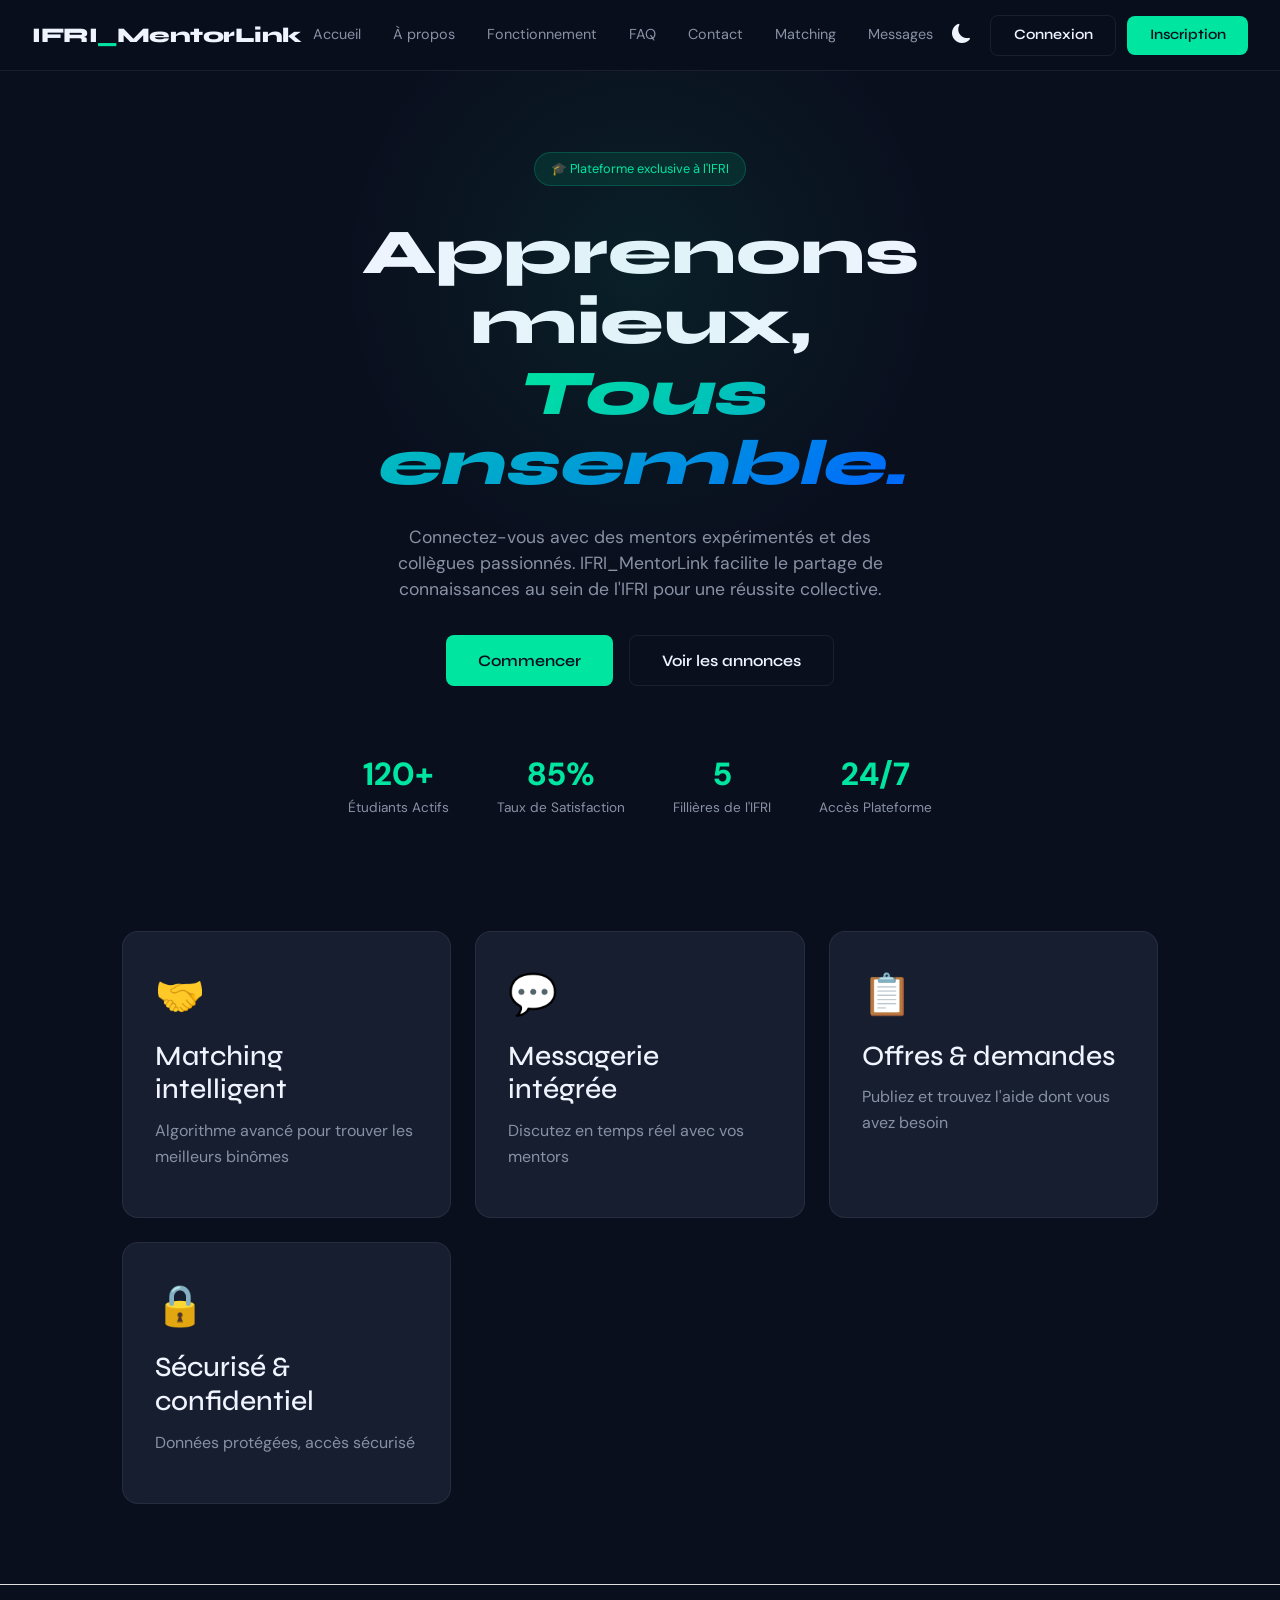
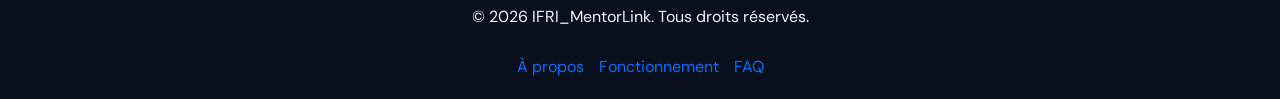
<file: Mentor_link/frontend/index.html>
<!DOCTYPE html>
<html lang="fr">
<head>
    <meta charset="UTF-8">
    <meta name="viewport" content="width=device-width, initial-scale=1.0, user-scalable=yes">
    <title>IFRI MentorLink | Plateforme de mentorat</title>
    <!-- Bootstrap 5 -->
    <link href="https://cdn.jsdelivr.net/npm/bootstrap@5.3.0-alpha1/dist/css/bootstrap.min.css" rel="stylesheet">
    <link rel="stylesheet" href="https://cdn.jsdelivr.net/npm/bootstrap-icons@1.11.3/font/bootstrap-icons.min.css">
    <!-- Google Fonts -->
    <link href="https://fonts.googleapis.com/css2?family=Syne:wght@400;600;700;800&family=DM+Sans:wght@300;400;500;600;700&display=swap" rel="stylesheet">
    <!-- Custom CSS -->
    <link rel="stylesheet" href="assets/style.css">
</head>
<body>

  <nav class="navbar-custom">
    <div class="nav-container">
        <div class="logo">IFRI<span>_</span>MentorLink</div>
        <div class="nav-links" id="navLinks">
            <a href="#" onclick="showPage('home')">Accueil</a>
            <a href="#" onclick="showPage('about')">À propos</a>
            <a href="#" onclick="showPage('howitworks')">Fonctionnement</a>
            <a href="#" onclick="showPage('faq')">FAQ</a>
            <a href="#" onclick="showPage('contact')">Contact</a>
            <a href="#" onclick="showPage('matching')">Matching</a>
            <a href="#" onclick="showPage('messenger')">Messages</a>
        </div>
        <div class="nav-actions">
            <button id="darkModeToggle" class="theme-toggle"><i class="bi bi-moon-fill"></i></button>
            <button class="btn btn-outline" onclick="showPage('login')">Connexion</button>
            <button class="btn btn-accent" onclick="showPage('register')">Inscription</button>
        </div>
        <div class="mobile-menu-btn" onclick="toggleMobileMenu()">
            <i class="bi bi-list"></i>
        </div>
    </div>
</nav>

<!-- ==================== TOUTES LES PAGES ==================== -->

<!-- PAGE ACCUEIL -->
<div id="page-home" class="page active">
    <div class="hero">
        <div class="hero-badge">🎓 Plateforme exclusive à l'IFRI</div>
        <h1>Apprenons mieux,<br><em>Tous ensemble.</em></h1>
        <p>Connectez-vous avec des mentors expérimentés et des collègues passionnés. IFRI_MentorLink facilite le partage de connaissances au sein de l'IFRI pour une réussite collective.</p>
        <div class="hero-actions">
            <button class="btn btn-accent btn-lg" onclick="showPage('register')">Commencer</button>
            <button class="btn btn-outline btn-lg" onclick="showPage('matching')">Voir les annonces</button>
        </div>
        <div class="stats">
            <div class="stat"><div class="stat-num">120+</div><div class="stat-label">Étudiants Actifs</div></div>
            <div class="stat"><div class="stat-num">85%</div><div class="stat-label">Taux de Satisfaction</div></div>
            <div class="stat"><div class="stat-num">5</div><div class="stat-label">Fillières de l'IFRI</div></div>
            <div class="stat"><div class="stat-num">24/7</div><div class="stat-label">Accès Plateforme</div></div>
        </div>
    </div>
    <div class="features">
        <div class="feature-card"><div class="feature-icon">🤝</div><h3>Matching intelligent</h3><p>Algorithme avancé pour trouver les meilleurs binômes</p></div>
        <div class="feature-card"><div class="feature-icon">💬</div><h3>Messagerie intégrée</h3><p>Discutez en temps réel avec vos mentors</p></div>
        <div class="feature-card"><div class="feature-icon">📋</div><h3>Offres & demandes</h3><p>Publiez et trouvez l'aide dont vous avez besoin</p></div>
        <div class="feature-card"><div class="feature-icon">🔒</div><h3>Sécurisé & confidentiel</h3><p>Données protégées, accès sécurisé</p></div>
    </div>
</div>

<!-- PAGE À PROPOS -->
<div id="page-about" class="page">
    <div class="container-custom">
        <div class="page-header"><h1>À propos de IFRI_MentorLink</h1><p>Une plateforme dédiée à l'excellence académique à l'IFRI</p></div>
        <div class="about-grid">
            <div class="about-card"><i class="bi bi-mortarboard"></i><h3>Notre Mission</h3><p>Faciliter le partage de connaissances entre étudiants pour une réussite collective</p></div>
            <div class="about-card"><i class="bi bi-eye"></i><h3>Notre Vision</h3><p>à IFRI, nous batissons l'excellence.</p></div>
            <div class="about-card"><i class="bi bi-heart"></i><h3>Nos Valeurs</h3><p>Entraide, Excellence, Innovation, Intégrité</p></div>
        </div>
    </div>
</div>

<!-- PAGE COMMENT ÇA MARCHE -->
<div id="page-howitworks" class="page">
    <div class="container-custom">
        <div class="page-header"><h1>Comment ça marche ?</h1><p>4 étapes simples pour réussir ensemble</p></div>
        <div class="steps-grid">
            <div class="step"><div class="step-num">1</div><h3>Créez votre profil</h3><p>Indiquez vos matières fortes, vos lacunes et disponibilités</p></div>
            <div class="step"><div class="step-num">2</div><h3>Recevez des matchs</h3><p>L'algorithme vous propose les meilleurs correspondants</p></div>
            <div class="step"><div class="step-num">3</div><h3>Connectez-vous</h3><p>Discutez via notre messagerie intégrée</p></div>
            <div class="step"><div class="step-num">4</div><h3>Progressez</h3><p>Atteignez vos objectifs académiques ensemble</p></div>
        </div>
    </div>
</div>

<!-- PAGE FAQ -->
<div id="page-faq" class="page">
    <div class="container-custom">
        <div class="page-header"><h1>Besoin de plus de détails ?</h1><p>Tout ce que vous devez savoir</p></div>
        <div class="faq-list">
            <div class="faq-item"><div class="faq-question">Comment être sûr que mon mentor est compétent ?</div><div class="faq-answer">Tous les mentors sont vérifiés via leur parcours académique à l'IFRI.</div></div>
            <div class="faq-item"><div class="faq-question">La plateforme est-elle gratuite ?</div><div class="faq-answer">Oui, IFRI_MentorLink est entièrement gratuit pour tous les étudiants IFRI.</div></div>
            <div class="faq-item"><div class="faq-question">Puis-je être à la fois mentor et mentoré ?</div><div class="faq-answer">Absolument ! Chacun a des forces et des axes d'amélioration.</div></div>
            <div class="faq-item"><div class="faq-question">Comment sont calculés les scores de compatibilité ?</div><div class="faq-answer">Basé sur vos matières, disponibilités et préférences.</div></div>
        </div>
    </div>
</div>

<!-- PAGE CONTACT -->
<div id="page-contact" class="page">
    <div class="container-custom">
        <div class="page-header"><h1>Contactez-nous</h1><p>Notre équipe vous répond dans les 24h</p></div>
        <div class="contact-wrapper">
            <div class="contact-info"><i class="bi bi-envelope"></i><h3>Email</h3><p>contact@ifri.uac.bj</p><i class="bi bi-telephone"></i><h3>Téléphone</h3><p>+229 01 55028070/53973060</p><i class="bi bi-geo-alt"></i><h3>Adresse</h3><p>01 BP 526 Cotonou-Bénin. Site web: https://www.ifri.uac.bj</p></div>
            <form class="contact-form" id="contactForm"><input type="text" placeholder="Votre nom" required><input type="email" placeholder="Votre email" required><textarea rows="4" placeholder="Votre message"></textarea><button type="submit" class="btn btn-accent">Envoyer <i class="bi bi-send"></i></button></form>
        </div>
    </div>
</div>

<!-- PAGE CONNEXION -->
<div id="page-login" class="page">
    <div class="auth-container"><div class="auth-card"><h2>Connexion</h2><p class="subtitle">Bon retour sur IFRI_MentorLink</p>
    <form id="loginForm">
        <div class="form-group">
            <label>Email ou téléphone</label>
            <input type="text" id="loginUsername" placeholder="exemple@gmail.com" required>
        </div>
        <div class="form-group">
            <label>Mot de passe</label>
            <input type="password" id="loginPassword" placeholder="*****" required>
        </div>
        <div class="forgot-link"><a href="#" onclick="showPage('forgot')">Mot de passe oublié ?</a></div>
        <button type="submit" class="btn btn-accent btn-full">Se connecter</button>
        <div class="auth-footer">Pas encore de compte ? <a href="#" onclick="showPage('register')">S'inscrire</a></div>
    </form>
</div></div>
</div>

<!-- PAGE INSCRIPTION -->
<div id="page-register" class="page">
    <div class="auth-container"><div class="auth-card"><h2>Créer un compte</h2><p class="subtitle">Rejoignez la communauté MentorLink</p>
        <form id="registerForm"><div class="form-row"><div class="form-group"><label>Nom</label><input type="text" id="regNom" required></div><div class="form-group"><label>Prénom</label><input type="text" id="regPrenom" required></div></div>
        <div class="form-group"><label>Email</label><input type="email" id="regEmail" placeholder="prenom.nom@.gmail.com" required></div>
        <div class="form-group"><label>Téléphone</label><input type="tel" id="regTel" placeholder="+229 XX XX XX XX" required></div>
        <div class="form-row"><div class="form-group"><label>Filière</label><select id="regFiliere"><option>GL</option><option>IA</option><option>SI</option><option>SeIOT</option><option>IM</option></select></div>
        <div class="form-group"><label>Niveau</label><select id="regNiveau"><option>L1</option><option>L2</option><option>L3</option><option>Master1</option><option>Master2</option></select></div></div>
        <div class="form-group"><label>Mot de passe</label><input type="password" id="regPassword" required></div>
        <div class="form-group"><label>Confirmer le mot de passe</label><input type="password" id="confirm-password" required></div>
        <button type="submit" class="btn btn-accent btn-full">Créer mon compte</button>
        <div class="auth-footer">Déjà inscrit ? <a href="#" onclick="showPage('login')">Se connecter</a></div></form>
    </div></div>
</div>

<!-- PAGE MOT DE PASSE OUBLIÉ -->
<div id="page-forgot" class="page">
    <div class="auth-container"><div class="auth-card"><h2>Mot de passe oublié</h2><p class="subtitle">Entrez votre email pour réinitialiser</p>
        <form id="forgotForm"><div class="form-group"><label>Email</label><input type="email" placeholder="votre@email.ifri.edu" required></div>
        <button type="submit" class="btn btn-accent btn-full">Envoyer le lien</button>
        <div class="auth-footer"><a href="#" onclick="showPage('login')">Retour à la connexion</a></div></form>
    </div></div>
</div>

<!-- PAGE RÉINITIALISATION -->
<div id="page-reset" class="page">
    <div class="auth-container"><div class="auth-card"><h2>Réinitialisation</h2><p class="subtitle">Nouveau mot de passe</p>
        <form id="resetForm"><div class="form-group"><label>Nouveau mot de passe</label><input type="password" placeholder="*****" required></div><div class="form-group"><label>Confirmer</label><input type="password" placeholder="*****" required></div>
        <button type="submit" class="btn btn-accent btn-full">Réinitialiser</button></form>
    </div></div>
</div>

<!-- PAGE TABLEAU DE BORD -->
<div id="page-dashboard" class="page">
    <div class="dashboard-layout">
        <aside class="sidebar" id="sidebar">
            <div class="sidebar-profile"><div class="avatar" id="sidebarAvatar">KA</div><div class="sidebar-profile-info"><h4 id="sidebarName">DAHA Mariano</h4><span id="sidebarInfo">L1 · IM</span></div></div>
            <ul class="sidebar-menu">
                <li><a href="#" onclick="showDashboardPage('dashboard')" class="active" data-dash="dashboard"><i class="bi bi-speedometer2"></i> Tableau de bord</a></li>
                <li><a href="#" onclick="showDashboardPage('profile')" data-dash="profile"><i class="bi bi-person"></i> Mon profil</a></li>
                <li><a href="#" onclick="showDashboardPage('editprofile')" data-dash="editprofile"><i class="bi bi-pencil-square"></i> Modifier profil</a></li>
                <li><a href="#" onclick="showDashboardPage('competences')" data-dash="competences"><i class="bi bi-star"></i> Mes compétences</a></li>
                <li><a href="#" onclick="showDashboardPage('disponibilites')" data-dash="disponibilites"><i class="bi bi-calendar-clock"></i> Disponibilités</a></li>
                <li><a href="#" onclick="showDashboardPage('photo')" data-dash="photo"><i class="bi bi-camera"></i> Photo de profil</a></li>
                <li><a href="#" onclick="showDashboardPage('settings')" data-dash="settings"><i class="bi bi-gear"></i> Paramètres</a></li>
                <li><hr><li><a href="#" onclick="showPage('home')"><i class="bi bi-box-arrow-right"></i> Déconnexion</a></li>
            </ul>
        </aside>
        <main class="dashboard-main" id="dashboardContent"></main>
    </div>
</div>

<!-- PAGE MATCHING -->
<div id="page-matching" class="page">
    <div class="dashboard-layout">
        <aside class="sidebar"><div class="sidebar-profile"><div class="avatar">KA</div><div><h4>DAHA Mariano</h4><span>L1 · IM</span></div></div>
        <ul class="sidebar-menu"><li><a href="#" onclick="showPage('dashboard')"><i class="bi bi-speedometer2"></i> Dashboard</a></li><li><a href="#" class="active"><i class="bi bi-people"></i> Matching</a></li><li><a href="#" onclick="showPage('messenger')"><i class="bi bi-chat"></i> Messages</a></li><li><a href="#" onclick="showPage('profile')"><i class="bi bi-person"></i> Profil</a></li></ul></aside>
        <main class="dashboard-main" id="matchingContent"></main>
    </div>
</div>

<!-- PAGE MESSAGERIE -->
<div id="page-messenger" class="page">
    <div class="messenger-container">
        <div class="conversations-list" id="conversationsList"></div>
        <div class="chat-window" id="chatWindow"></div>
    </div>
</div>

<!-- PAGE PROFIL (vue publique) -->
<div id="page-profile" class="page">
    <div class="container-custom" id="publicProfileContent"></div>
</div>

<!-- PAGE ERREUR 404 -->
<div id="page-404" class="page">
    <div class="error-container"><i class="bi bi-exclamation-triangle"></i><h1>404</h1><p>Page non trouvée</p><button class="btn btn-accent" onclick="showPage('home')">Retour à l'accueil</button></div>
</div>

<!-- PAGE ACCÈS REFUSÉ -->
<div id="page-403" class="page">
    <div class="error-container"><i class="bi bi-shield-lock"></i><h1>Accès refusé</h1><p>Vous n'avez pas les droits nécessaires</p><button class="btn btn-accent" onclick="showPage('home')">Retour</button></div>
</div>

<!-- PAGE ERREUR SERVEUR -->
<div id="page-500" class="page">
    <div class="error-container"><i class="bi bi-server"></i><h1>500</h1><p>Erreur serveur</p><button class="btn btn-accent" onclick="showPage('home')">Réessayer</button></div>
</div>
<footer class="footer">
    <div class="footer-container">
        <p>&copy; 2026 IFRI_MentorLink. Tous droits réservés.</p>
        <div class="footer-links">
            <a href="#" onclick="showPage('about')">À propos</a>
            <a href="#" onclick="showPage('howitworks')">Fonctionnement</a>
            <a href="#" onclick="showPage('faq')">FAQ</a>
        </div>
    </div>
</footer>
<script src="js/api.js"></script>
<script src="js/theme.js"></script>
<script src="js/navigation.js"></script>
<script src="js/auth.js"></script>
<script src="js/dashboard.js"></script>
<script src="js/matching.js"></script>
<script src="js/messenger.js"></script>
<script src="js/profile.js"></script>
</body>
</html>
</file>
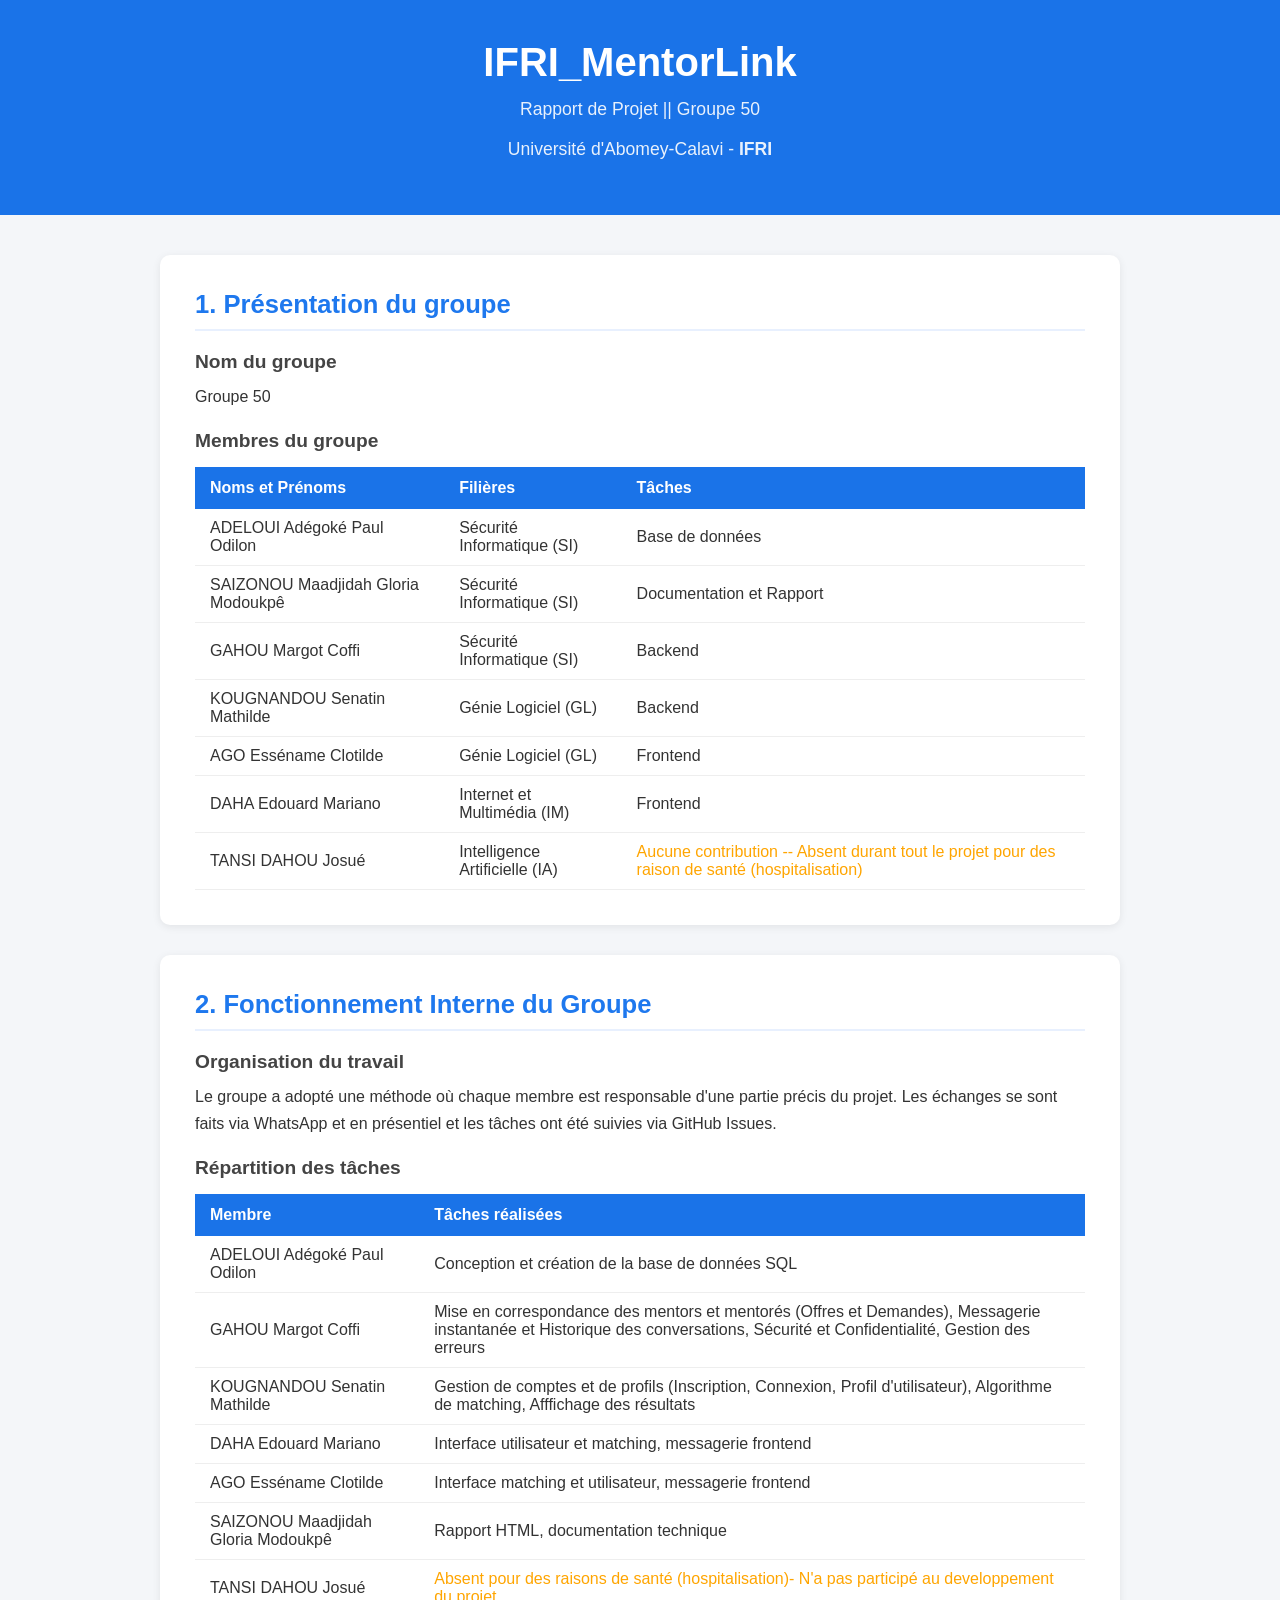
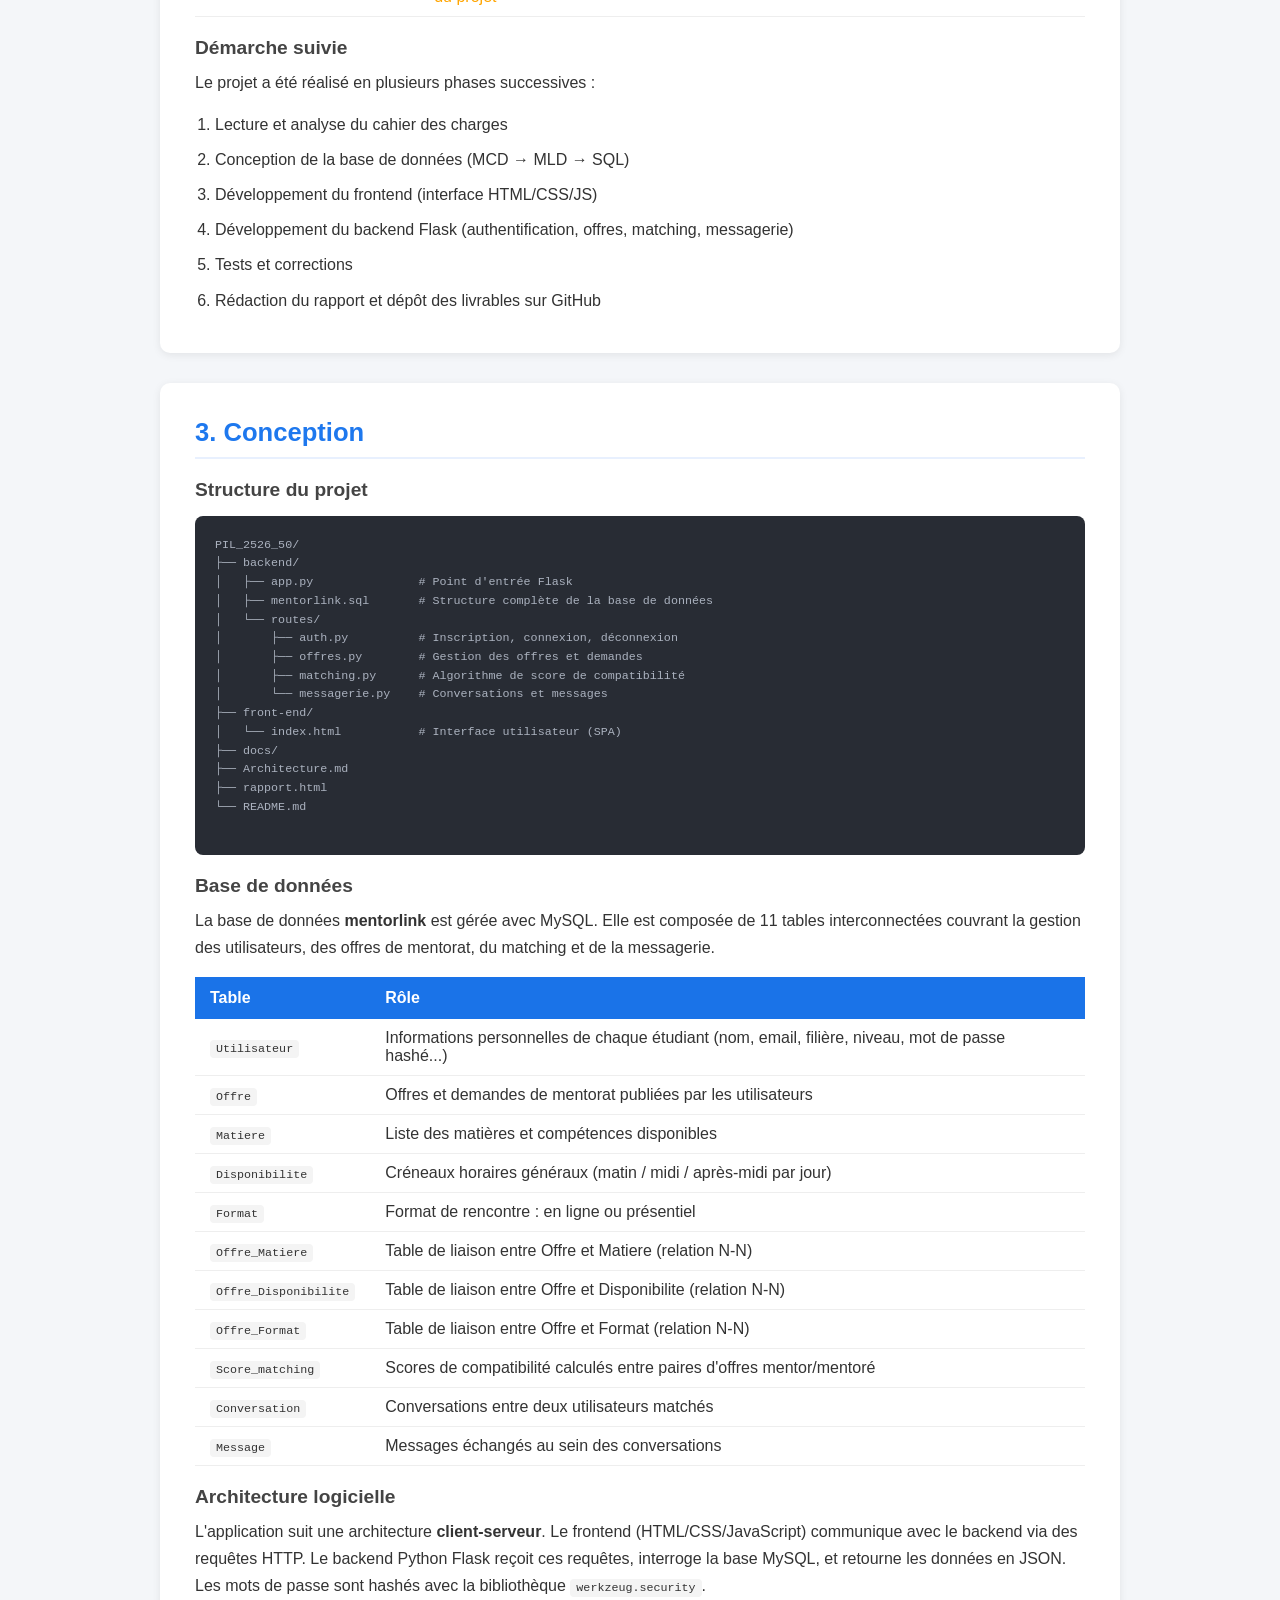
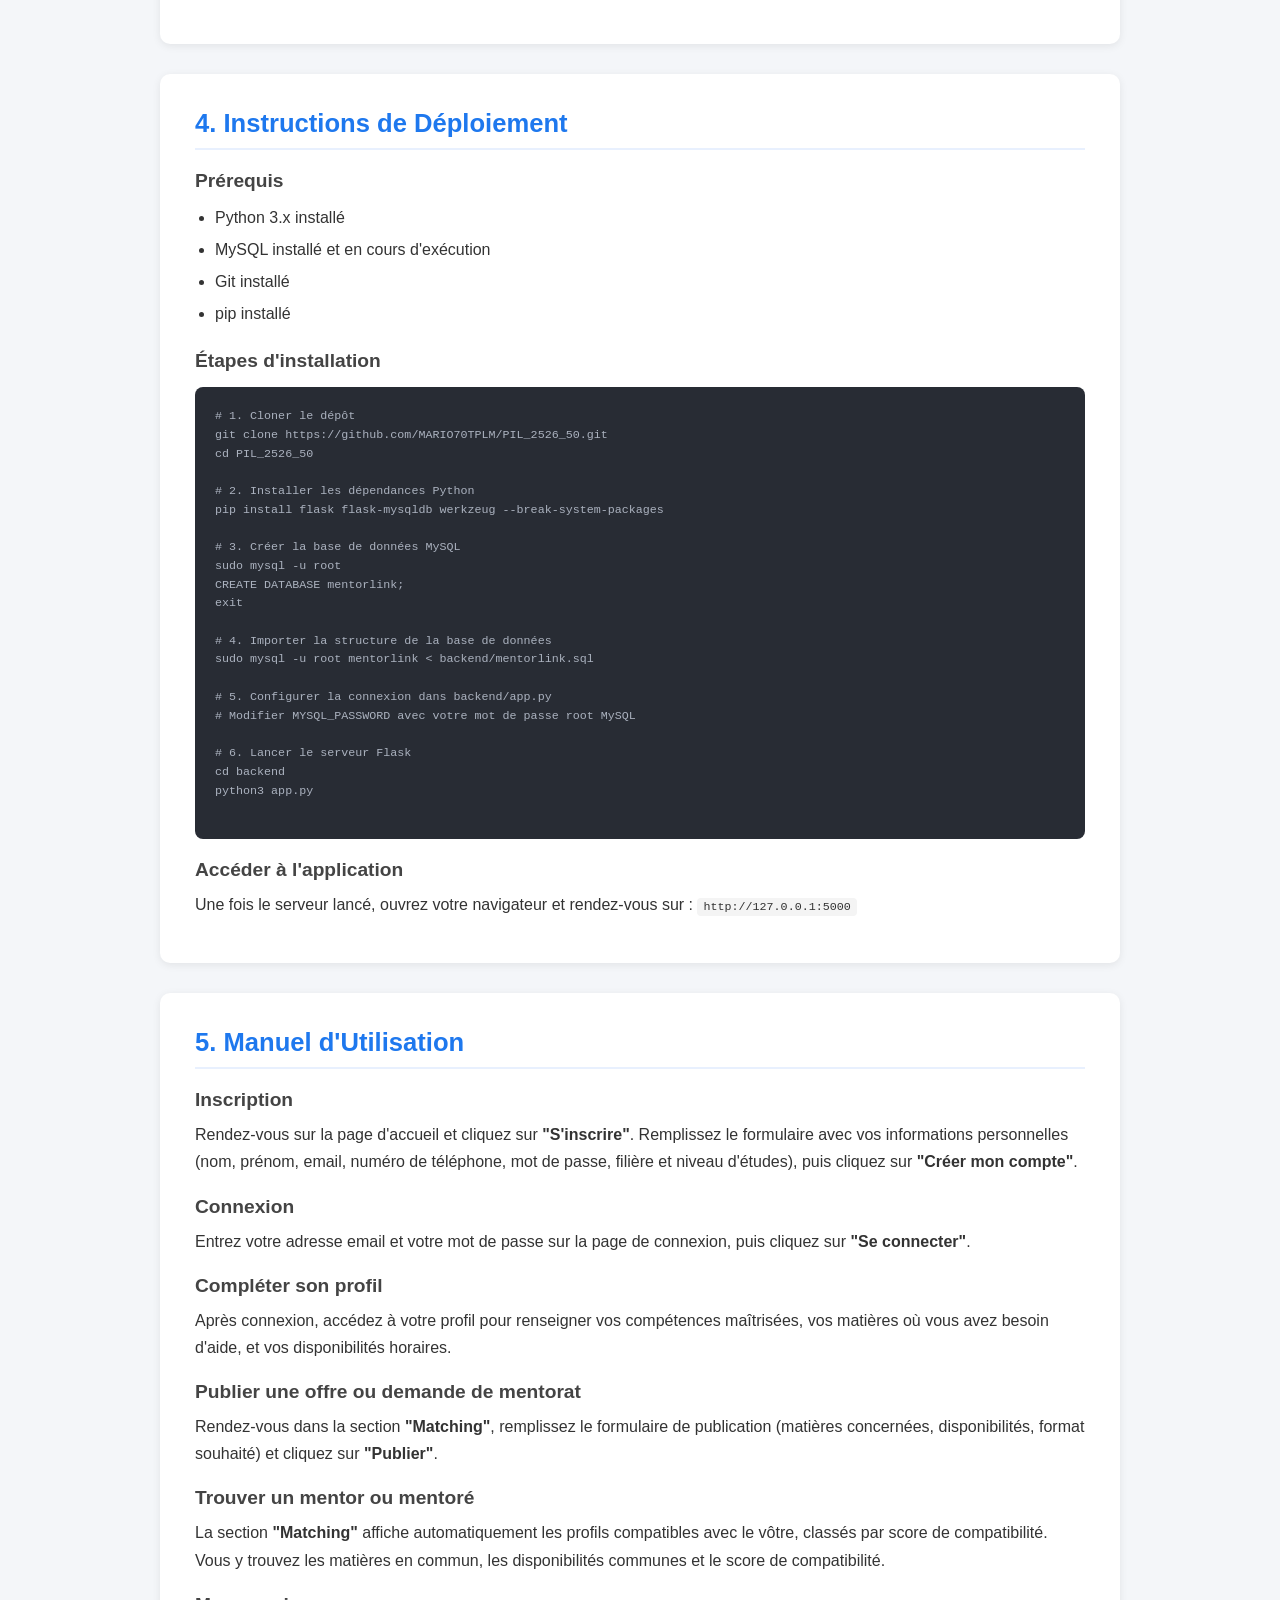
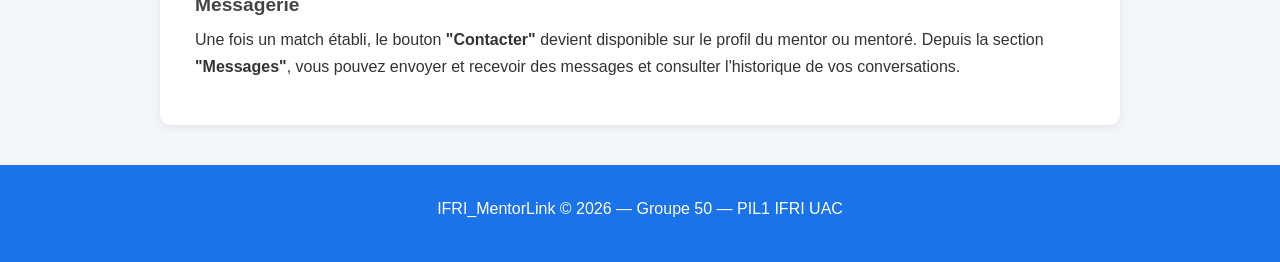
<file: rapport.html>
<!DOCTYPE html>
<html lang="fr">
<head>
    <meta charset="UTF-8">
    <meta name="viewport" content="width=device-width, initial-scale=1.0">
    <title>Rapport de Projet - IFRI_MentorLink</title>
    <style>
        * {
            margin: 0;
            padding: 0;
            box-sizing: border-box;
        }

        body {
            font-family: 'Segoe UI', Tahoma, Geneva, Verdana, sans-serif;
            background-color: #f4f6f9;
            color: #333;
        }

        header {
            background-color: #1a73e8;
            color: white;
            padding: 40px 20px;
            text-align: center;
        }

        header h1 {
            font-size: 2.5em;
            margin-bottom: 10px;
        }

        header p {
            font-size: 1.1em;
            opacity: 0.9;
        }

        nav {
            background-color: #fff;
            box-shadow: 0 2px 4px rgba(0,0,0,0.1);
            position: sticky;
            top: 0;
            z-index: 100;
        }

        nav ul {
            display: flex;
            list-style: none;
            justify-content: center;
            padding: 15px;
            gap: 30px;
            flex-wrap: wrap;
        }

        nav ul li a {
            text-decoration: none;
            color: #1a73e8;
            font-weight: 600;
            font-size: 0.95em;
        }

        nav ul li a:hover {
            text-decoration: underline;
        }

        main {
            max-width: 1000px;
            margin: 40px auto;
            padding: 0 20px;
        }

        section {
            background: white;
            border-radius: 10px;
            padding: 35px;
            margin-bottom: 30px;
            box-shadow: 0 2px 8px rgba(0,0,0,0.08);
        }

        section h2 {
            font-size: 1.6em;
            color: #1e78ee;
            margin-bottom: 20px;
            padding-bottom: 10px;
            border-bottom: 2px solid #e8f0fe;
        }

        section h3 {
            font-size: 1.2em;
            color: #444;
            margin: 20px 0 10px;
        }

        p {
            line-height: 1.7;
            margin-bottom: 10px;
        }

        table {
            width: 100%;
            border-collapse: collapse;
            margin-top: 15px;
        }

        table th {
            background-color: #1a73e8;
            color: white;
            padding: 12px 15px;
            text-align: left;
        }

        table td {
            padding: 10px 15px;
            border-bottom: 1px solid #eee;
        }

        table tr:hover {
            background-color: #f8f9ff;
        }

        code {
            background-color: #f4f4f4;
            padding: 2px 6px;
            border-radius: 4px;
            font-size: 0.9em;
        }

        pre {
            background-color: #282c34;
            color: #abb2bf;
            padding: 20px;
            border-radius: 8px;
            overflow-x: auto;
            margin: 15px 0;
            font-size: 0.9em;
            line-height: 1.6;
        }

        footer {
            text-align: center;
            padding: 30px;
            background-color: #1a73e8;
            color: white;
            margin-top: 40px;
        }
    </style>
</head>
<body>

    <!-- EN-TÊTE -->
    <header>
        <h1>IFRI_MentorLink</h1>
        <p>Rapport de Projet || Groupe 50</p>
        <p> Université d'Abomey-Calavi - <strong>IFRI</strong></p>
    </header>

   

    <main>


        <section id="groupe">
            <h2>1. Présentation du groupe</h2>
            <h3>Nom du groupe</h3>
            <p>Groupe 50 </p>

            <h3>Membres du groupe</h3>
            <table>
                <thead>
                    <tr>
                        <th>Noms et Prénoms</th>
                        <th>Filières</th>
                        <th>Tâches</th>
                    </tr>
                </thead>
                <tbody>
                    <tr>
                        <td>ADELOUI Adégoké Paul Odilon</td>
                        <td>Sécurité Informatique (SI)</td>
                        <td>Base de données</td>
                    </tr>
                    <tr>
                        <td>SAIZONOU Maadjidah Gloria Modoukpê</td>
                        <td>Sécurité Informatique (SI)</td>
                        <td>Documentation et Rapport</td>
                    </tr>
                    <tr>
                        <td>GAHOU Margot Coffi</td>
                        <td>Sécurité Informatique (SI)</td>
                        <td> Backend</td>
                    </tr>
                    <tr>
                        <td>KOUGNANDOU Senatin Mathilde</td>
                        <td>Génie Logiciel (GL)</td>
                        <td>Backend</td>
                    </tr>

                    <tr>
                        <td>AGO Esséname Clotilde</td>
                        <td>Génie Logiciel (GL)</td>
                        <td>Frontend</td>
                    </tr>
                    <tr>
                        <td>DAHA Edouard Mariano</td>
                        <td>Internet et Multimédia (IM)</td>
                        <td>Frontend</td>
                    </tr>
                    <tr>
                        <td>TANSI DAHOU Josué</td>
                        <td>Intelligence Artificielle (IA)</td>
                        <td style="color: orange;">Aucune contribution -- Absent durant tout le projet pour des raison de santé (hospitalisation)</td>
                    </tr>
                </tbody>
            </table>
        </section>

        <!-- Fonctionnement au sein du groupe -->
        <section id="fonctionnement">
            <h2>2. Fonctionnement Interne du Groupe</h2>

            <h3>Organisation du travail</h3>
            <p>
                Le groupe a adopté une méthode où chaque membre
                est responsable d'une partie précis du projet. Les échanges
                se sont faits via WhatsApp et en présentiel et les tâches
                ont été suivies via GitHub Issues.
            </p>

            <h3>Répartition des tâches</h3>
            <table>
                <thead>
                    <tr>
                        <th>Membre</th>
                        <th>Tâches réalisées</th>
                    </tr>
                </thead>
                <tbody>
                    <tr>
                        <td>ADELOUI Adégoké Paul Odilon</td>
                        <td>Conception et création de la base de données SQL</td>
                    </tr>
                    <tr>
                        <td>GAHOU Margot Coffi</td>
                        <td>Mise en correspondance des mentors et mentorés (Offres et Demandes), Messagerie instantanée et Historique des conversations, Sécurité et Confidentialité, Gestion des erreurs</td>
                    </tr>
                    <tr>
                        <td>KOUGNANDOU Senatin Mathilde</td>
                        <td>Gestion de comptes et de profils (Inscription, Connexion, Profil d'utilisateur), Algorithme de matching, Afffichage des résultats </td>
                    </tr>
                    <tr>
                        <td>DAHA Edouard Mariano</td>
                        <td>Interface utilisateur et matching, messagerie frontend</td>
                    </tr>
                    <tr>
                        <td>AGO Esséname Clotilde</td>
                        <td>Interface matching et utilisateur, messagerie frontend</td>
                    </tr>
                    <tr>
                        <td>SAIZONOU Maadjidah Gloria Modoukpê</td>
                        <td>Rapport HTML, documentation technique</td>
                    </tr>
                    <tr>
                        <td>TANSI DAHOU Josué</td>
                        <td style="color: orange;">Absent pour des raisons de santé (hospitalisation)- N'a pas participé au developpement du projet</td>
                    </tr>
                </tbody>
            </table>
            <h3>Démarche suivie</h3>
            <p>Le projet a été réalisé en plusieurs phases successives :</p>
            <ol style="margin-left: 20px; line-height: 2.2;">
                <li>Lecture et analyse du cahier des charges</li>
                <li>Conception de la base de données (MCD → MLD → SQL)</li>
                <li>Développement du frontend (interface HTML/CSS/JS)</li>
                <li>Développement du backend Flask (authentification, offres, matching, messagerie)</li>
                <li>Tests et corrections</li>
                <li>Rédaction du rapport et dépôt des livrables sur GitHub</li>
            </ol>
        </section>

        <!-- SECTION 3 : CONCEPTION -->
        <section id="conception">
            <h2>3. Conception</h2>

            <h3>Structure du projet</h3>
            <pre>
PIL_2526_50/
├── backend/
│   ├── app.py               # Point d'entrée Flask
│   ├── mentorlink.sql       # Structure complète de la base de données
│   └── routes/
│       ├── auth.py          # Inscription, connexion, déconnexion
│       ├── offres.py        # Gestion des offres et demandes
│       ├── matching.py      # Algorithme de score de compatibilité
│       └── messagerie.py    # Conversations et messages
├── front-end/
│   └── index.html           # Interface utilisateur (SPA)
├── docs/
├── Architecture.md
├── rapport.html
└── README.md
            </pre>

            <h3>Base de données</h3>
            <p>
                La base de données <strong>mentorlink</strong> est gérée avec MySQL. Elle est composée de 11 tables 
                interconnectées couvrant la gestion des utilisateurs, des offres de mentorat, du matching et de la messagerie.
            </p>

            <table>
                <thead>
                    <tr>
                        <th>Table</th>
                        <th>Rôle</th>
                    </tr>
                </thead>
                <tbody>
                    <tr><td><code>Utilisateur</code></td><td>Informations personnelles de chaque étudiant (nom, email, filière, niveau, mot de passe hashé...)</td></tr>
                    <tr><td><code>Offre</code></td><td>Offres et demandes de mentorat publiées par les utilisateurs</td></tr>
                    <tr><td><code>Matiere</code></td><td>Liste des matières et compétences disponibles</td></tr>
                    <tr><td><code>Disponibilite</code></td><td>Créneaux horaires généraux (matin / midi / après-midi par jour)</td></tr>
                    <tr><td><code>Format</code></td><td>Format de rencontre : en ligne ou présentiel</td></tr>
                    <tr><td><code>Offre_Matiere</code></td><td>Table de liaison entre Offre et Matiere (relation N-N)</td></tr>
                    <tr><td><code>Offre_Disponibilite</code></td><td>Table de liaison entre Offre et Disponibilite (relation N-N)</td></tr>
                    <tr><td><code>Offre_Format</code></td><td>Table de liaison entre Offre et Format (relation N-N)</td></tr>
                    <tr><td><code>Score_matching</code></td><td>Scores de compatibilité calculés entre paires d'offres mentor/mentoré</td></tr>
                    <tr><td><code>Conversation</code></td><td>Conversations entre deux utilisateurs matchés</td></tr>
                    <tr><td><code>Message</code></td><td>Messages échangés au sein des conversations</td></tr>
                </tbody>
            </table>

            <h3>Architecture logicielle</h3>
            <p>
                L'application suit une architecture <strong>client-serveur</strong>. Le frontend (HTML/CSS/JavaScript) 
                communique avec le backend via des requêtes HTTP. Le backend Python Flask reçoit ces requêtes, 
                interroge la base MySQL, et retourne les données en JSON. Les mots de passe sont hashés 
                avec la bibliothèque <code>werkzeug.security</code>.
            </p>
        </section>

        <!-- SECTION 4 : DÉPLOIEMENT -->
        <section id="deploiement">
            <h2>4. Instructions de Déploiement</h2>

            <h3>Prérequis</h3>
            <ul style="margin-left: 20px; line-height: 2;">
                <li>Python 3.x installé</li>
                <li>MySQL installé et en cours d'exécution</li>
                <li>Git installé</li>
                <li>pip installé</li>
            </ul>

            <h3>Étapes d'installation</h3>
            <pre>
# 1. Cloner le dépôt
git clone https://github.com/MARIO70TPLM/PIL_2526_50.git
cd PIL_2526_50

# 2. Installer les dépendances Python
pip install flask flask-mysqldb werkzeug --break-system-packages

# 3. Créer la base de données MySQL
sudo mysql -u root
CREATE DATABASE mentorlink;
exit

# 4. Importer la structure de la base de données
sudo mysql -u root mentorlink &lt; backend/mentorlink.sql

# 5. Configurer la connexion dans backend/app.py
# Modifier MYSQL_PASSWORD avec votre mot de passe root MySQL

# 6. Lancer le serveur Flask
cd backend
python3 app.py
            </pre>

            <h3>Accéder à l'application</h3>
            <p>
                Une fois le serveur lancé, ouvrez votre navigateur et rendez-vous sur : 
                <code>http://127.0.0.1:5000</code>
            </p>
        </section>

        <!-- SECTION 5 : MANUEL D'UTILISATION -->
        <section id="manuel">
            <h2>5. Manuel d'Utilisation</h2>

            <h3>Inscription</h3>
            <p>
                Rendez-vous sur la page d'accueil et cliquez sur <strong>"S'inscrire"</strong>. 
                Remplissez le formulaire avec vos informations personnelles (nom, prénom, email, numéro de téléphone, 
                mot de passe, filière et niveau d'études), puis cliquez sur <strong>"Créer mon compte"</strong>.
            </p>

            <h3>Connexion</h3>
            <p>
                Entrez votre adresse email et votre mot de passe sur la page de connexion, 
                puis cliquez sur <strong>"Se connecter"</strong>.
            </p>

            <h3>Compléter son profil</h3>
            <p>
                Après connexion, accédez à votre profil pour renseigner vos compétences maîtrisées, 
                vos matières où vous avez besoin d'aide, et vos disponibilités horaires.
            </p>

            <h3>Publier une offre ou demande de mentorat</h3>
            <p>
                Rendez-vous dans la section <strong>"Matching"</strong>, remplissez le formulaire de publication 
                (matières concernées, disponibilités, format souhaité) et cliquez sur <strong>"Publier"</strong>.
            </p>

            <h3>Trouver un mentor ou mentoré</h3>
            <p>
                La section <strong>"Matching"</strong> affiche automatiquement les profils compatibles 
                avec le vôtre, classés par score de compatibilité. Vous y trouvez les matières en commun, 
                les disponibilités communes et le score de compatibilité.
            </p>

            <h3>Messagerie</h3>
            <p>
                Une fois un match établi, le bouton <strong>"Contacter"</strong> devient disponible sur le profil 
                du mentor ou mentoré. Depuis la section <strong>"Messages"</strong>, vous pouvez envoyer et 
                recevoir des messages et consulter l'historique de vos conversations.
            </p>
        </section>

    </main>

    <footer>
        <p>IFRI_MentorLink &copy; 2026 &mdash; Groupe 50 &mdash; PIL1 IFRI UAC</p>
    </footer>

</body>
</html>
</file>
<file: Mentor_link/frontend/assets/style.css>
:root {
    --bg: #0a0f1e;
    --surface: #111827;
    --surface2: #1a2235;
    --accent: #00e5a0;
    --accent2: #0066ff;
    --text: #f0f4ff;
    --muted: #8892a4;
    --border: rgba(255,255,255,0.07);
    --card: rgba(26,34,53,0.8);
    --danger: #ff6b6b;
    --warning: #ffb347;
}

* { margin: 0; padding: 0; box-sizing: border-box; }

body {
    font-family: 'DM Sans', sans-serif;
    background: var(--bg);
    color: var(--text);
    min-height: 100vh;
    transition: background 0.3s, color 0.3s;
}

h1, h2, h3, h4, .logo { font-family: 'Syne', sans-serif; }

/* Mode clair */
body.light-mode {
    --bg: #f5f7ff;
    --surface: #ffffff;
    --surface2: #f0f2f8;
    --text: #1e2a3e;
    --muted: #5a6a7a;
    --border: rgba(0,0,0,0.08);
    --card: rgba(255,255,255,0.95);
}

body.light-mode .feature-card,
body.light-mode .about-card,
body.light-mode .auth-card,
body.light-mode .announce-card,
body.light-mode .match-card,
body.light-mode .sidebar {
    box-shadow: 0 4px 20px rgba(0,0,0,0.05);
}

/* Navigation */
.navbar-custom {
    position: fixed;
    top: 0;
    left: 0;
    right: 0;
    z-index: 100;
    background: rgba(10,15,30,0.85);
    backdrop-filter: blur(12px);
    border-bottom: 1px solid var(--border);
    padding: 0.8rem 2rem;
}
body.light-mode .navbar-custom { background: rgba(255,255,255,0.95); }
.nav-container {
    max-width: 1400px;
    margin: 0 auto;
    display: flex;
    align-items: center;
    justify-content: space-between;
}
.logo { font-size: 1.3rem; font-weight: 800; letter-spacing: -0.5px; }
.logo span { color: var(--accent); }
.nav-links { display: flex; gap: 2rem; align-items: center; }
.nav-links a { color: var(--muted); text-decoration: none; font-size: 0.9rem; transition: color 0.2s; }
.nav-links a:hover { color: var(--text); }
.nav-actions { display: flex; gap: 0.7rem; align-items: center; }
.theme-toggle {
    background: transparent;
    border: none;
    color: var(--text);
    font-size: 1.2rem;
    cursor: pointer;
    padding: 0.5rem;
    border-radius: 50%;
    transition: background 0.2s;
}
.theme-toggle:hover { background: var(--surface2); }
.mobile-menu-btn {
    display: none;
    font-size: 1.5rem;
    cursor: pointer;
    color: var(--text);
}
.btn {
    padding: 0.55rem 1.4rem;
    border-radius: 8px;
    border: none;
    font-family: 'Syne', sans-serif;
    font-weight: 600;
    font-size: 0.9rem;
    cursor: pointer;
    transition: all 0.2s;
}
.btn-accent { background: var(--accent); color: #0a0f1e; }
.btn-accent:hover { background: #00ffb3; transform: translateY(-1px); }
.btn-outline { background: transparent; color: var(--text); border: 1px solid var(--border); }
.btn-outline:hover { border-color: var(--accent); color: var(--accent); }
.btn-primary { background: var(--accent2); color: white; }
.btn-primary:hover { background: #0055dd; }
.btn-lg { padding: 0.8rem 2rem; font-size: 1rem; }
.btn-full { width: 100%; padding: 0.85rem; font-size: 1rem; border-radius: 10px; }
.btn-danger { background: var(--danger); color: white; }
.btn-warning { background: var(--warning); color: #1e2a3e; }

/* Pages */
.page { display: none; padding-top: 72px; min-height: 100vh; }
.page.active { display: block; }

/* Hero */
.hero {
    display: flex;
    flex-direction: column;
    align-items: center;
    justify-content: center;
    text-align: center;
    padding: 5rem 2rem 4rem;
    position: relative;
}
.hero::before {
    content: '';
    position: absolute;
    top: -100px;
    left: 50%;
    transform: translateX(-50%);
    width: 600px;
    height: 600px;
    background: radial-gradient(circle, rgba(0,229,160,0.08) 0%, transparent 70%);
    pointer-events: none;
}
.hero-badge {
    display: inline-flex;
    padding: 0.4rem 1rem;
    border-radius: 100px;
    background: rgba(0,229,160,0.1);
    border: 1px solid rgba(0,229,160,0.2);
    font-size: 0.8rem;
    color: var(--accent);
    margin-bottom: 2rem;
}
.hero h1 {
    font-size: clamp(2.5rem, 5vw, 4rem);
    font-weight: 800;
    line-height: 1.1;
    max-width: 700px;
    margin-bottom: 1.5rem;
}
.hero h1 em {
    background: linear-gradient(135deg, var(--accent), var(--accent2));
   /* ... */
-webkit-background-clip: text;
background-clip: text;
    -webkit-text-fill-color: transparent;
}
.hero p { color: var(--muted); font-size: 1.1rem; max-width: 500px; margin-bottom: 2rem; }
.hero-actions { display: flex; gap: 1rem; justify-content: center; flex-wrap: wrap; }
.stats { display: flex; gap: 3rem; margin-top: 4rem; flex-wrap: wrap; justify-content: center; }
.stat { text-align: center; }
.stat-num { font-size: 2rem; font-weight: 800; color: var(--accent); }
.stat-label { font-size: 0.85rem; color: var(--muted); }

/* Features */
.features {
    display: grid;
    grid-template-columns: repeat(auto-fit, minmax(260px, 1fr));
    gap: 1.5rem;
    padding: 3rem 2rem 5rem;
    max-width: 1100px;
    margin: 0 auto;
}
.feature-card, .about-card {
    background: var(--card);
    border: 1px solid var(--border);
    border-radius: 16px;
    padding: 2rem;
    transition: all 0.2s;
}
.feature-card:hover, .about-card:hover { border-color: var(--accent); transform: translateY(-3px); }
.feature-icon { font-size: 2.5rem; margin-bottom: 1rem; }
.feature-card h3 { margin-bottom: 0.7rem; }
.feature-card p { color: var(--muted); font-size: 1rem; line-height: 1.6; }

/* Container */
.container-custom {
    max-width: 1100px;
    margin: 0 auto;
    padding: 2rem;
}
.page-header { text-align: center; margin-bottom: 3rem; }
.page-header h1 { font-size: 2.2rem; margin-bottom: 0.5rem; }
.page-header p { color: var(--muted); }

/* Steps */
.steps-grid {
    display: grid;
    grid-template-columns: repeat(auto-fit, minmax(220px, 1fr));
    gap: 2rem;
    text-align: center;
}
.step-num {
    width: 60px;
    height: 60px;
    background: var(--accent);
    color: #0a0f1e;
    border-radius: 50%;
    display: flex;
    align-items: center;
    justify-content: center;
    font-size: 1.8rem;
    font-weight: 800;
    margin: 0 auto 1rem;
}
.step h3 { margin-bottom: 0.5rem; }
.step p { color: var(--muted); }

/* FAQ */
.faq-list { max-width: 700px; margin: 0 auto; }
.faq-item {
    background: var(--surface);
    border: 1px solid var(--border);
    border-radius: 12px;
    margin-bottom: 1rem;
    overflow: hidden;
}
.faq-question {
    padding: 1.2rem;
    font-weight: 600;
    cursor: pointer;
    display: flex;
    justify-content: space-between;
    align-items: center;
}
.faq-question::after { content: '+'; font-size: 1.2rem; }
.faq-item.open .faq-question::after { content: '-'; }
.faq-answer {
    padding: 0 1.2rem 1.2rem;
    color: var(--muted);
    display: none;
}
.faq-item.open .faq-answer { display: block; }

/* Contact */
.contact-wrapper {
    display: grid;
    grid-template-columns: 1fr 1fr;
    gap: 2rem;
    background: var(--surface);
    border: 1px solid var(--border);
    border-radius: 20px;
    padding: 2rem;
}
.contact-info { text-align: center; }
.contact-info i { font-size: 2rem; color: var(--accent); margin: 1rem 0 0.5rem; }
.contact-form input, .contact-form textarea {
    width: 100%;
    padding: 0.75rem;
    margin-bottom: 1rem;
    background: var(--surface2);
    border: 1px solid var(--border);
    border-radius: 8px;
    color: var(--text);
    font-family: inherit;
}
.contact-form input:focus, .contact-form textarea:focus { outline: none; border-color: var(--accent); }

/* Auth */
.auth-container {
    display: flex;
    align-items: center;
    justify-content: center;
    min-height: calc(100vh - 72px);
    padding: 2rem;
}
.auth-card {
    background: var(--surface);
    border: 1px solid var(--border);
    border-radius: 20px;
    padding: 2.5rem;
    width: 100%;
    max-width: 500px;
}
.auth-card h2 { font-size: 1.8rem; margin-bottom: 0.5rem; }
.auth-card .subtitle { color: var(--muted); margin-bottom: 2rem; }
.form-group { margin-bottom: 1.2rem; }
.form-group label { display: block; font-size: 0.85rem; color: var(--muted); margin-bottom: 0.5rem; }
.form-group input, .form-group select, .form-group textarea {
    width: 100%;
    padding: 0.75rem 1rem;
    background: var(--surface2);
    border: 1px solid var(--border);
    border-radius: 10px;
    color: var(--text);
    font-family: inherit;
}
.form-group input:focus { border-color: var(--accent); outline: none; }
.form-row { display: grid; grid-template-columns: 1fr 1fr; gap: 1rem; }
.forgot-link { text-align: right; margin-bottom: 1rem; }
.forgot-link a { color: var(--muted); text-decoration: none; font-size: 0.85rem; }
.auth-footer { text-align: center; margin-top: 1.5rem; font-size: 0.9rem; color: var(--muted); }
.auth-footer a { color: var(--accent); text-decoration: none; }

/* Dashboard Layout */
.dashboard-layout {
    display: grid;
    grid-template-columns: 280px 1fr;
    min-height: calc(100vh - 72px);
}
.sidebar {
    background: var(--surface);
    border-right: 1px solid var(--border);
    padding: 2rem 1rem;
    position: sticky;
    top: 72px;
    height: calc(100vh - 72px);
    overflow-y: auto;
}
.sidebar-profile {
    display: flex;
    align-items: center;
    gap: 1rem;
    margin-bottom: 2rem;
    padding-bottom: 1rem;
    border-bottom: 1px solid var(--border);
}
.avatar {
    width: 44px;
    height: 44px;
    border-radius: 12px;
    background: linear-gradient(135deg, var(--accent), var(--accent2));
    display: flex;
    align-items: center;
    justify-content: center;
    font-weight: 800;
    color: #0a0f1e;
}
.avatar-lg { width: 80px; height: 80px; font-size: 2rem; border-radius: 20px; }
.sidebar-profile-info h4 { font-size: 0.95rem; }
.sidebar-profile-info span { font-size: 0.8rem; color: var(--muted); }
.sidebar-menu { list-style: none; }
.sidebar-menu li a {
    display: flex;
    align-items: center;
    gap: 0.75rem;
    padding: 0.65rem 0.9rem;
    border-radius: 10px;
    color: var(--muted);
    text-decoration: none;
    font-size: 0.9rem;
    transition: all 0.2s;
}
.sidebar-menu li a:hover, .sidebar-menu li a.active {
    background: rgba(0,229,160,0.08);
    color: var(--accent);
}
.dashboard-main { padding: 2rem; overflow-y: auto; }

/* Cards */
.dash-grid {
    display: grid;
    grid-template-columns: repeat(auto-fit, minmax(200px, 1fr));
    gap: 1.2rem;
    margin-bottom: 2rem;
}
.dash-card {
    background: var(--surface);
    border: 1px solid var(--border);
    border-radius: 14px;
    padding: 1.5rem;
}
.dash-card-value { font-family: 'Syne', sans-serif; font-size: 2rem; font-weight: 800; }
.dash-card-value.green { color: var(--accent); }
.match-card {
    background: var(--surface);
    border: 1px solid var(--border);
    border-radius: 14px;
    padding: 1.2rem;
    display: flex;
    align-items: center;
    gap: 1.2rem;
    margin-bottom: 1rem;
}
.match-info { flex: 1; }
.match-name { font-weight: 600; margin-bottom: 0.3rem; }
.match-meta { font-size: 0.8rem; color: var(--muted); }
.match-tags { display: flex; gap: 0.4rem; flex-wrap: wrap; margin-top: 0.5rem; }
.match-tag {
    padding: 0.2rem 0.7rem;
    border-radius: 100px;
    background: rgba(0,229,160,0.1);
    color: var(--accent);
    font-size: 0.75rem;
}
.score-badge {
    padding: 0.4rem 0.9rem;
    border-radius: 100px;
    background: rgba(0,229,160,0.1);
    color: var(--accent);
    font-weight: 700;
}
.announce-card {
    background: var(--surface);
    border: 1px solid var(--border);
    border-radius: 14px;
    padding: 1.2rem;
    margin-bottom: 1rem;
}
.announce-header {
    display: flex;
    justify-content: space-between;
    align-items: center;
    margin-bottom: 0.8rem;
}
.announce-type {
    padding: 0.25rem 0.7rem;
    border-radius: 100px;
    font-size: 0.75rem;
    font-weight: 600;
}
.type-offer { background: rgba(0,229,160,0.1); color: var(--accent); }
.type-demand { background: rgba(0,102,255,0.1); color: var(--accent2); }

/* Profile Section */
.profile-section {
    background: var(--surface);
    border: 1px solid var(--border);
    border-radius: 16px;
    padding: 1.5rem;
    margin-bottom: 1.2rem;
}
.tags-group { display: flex; flex-wrap: wrap; gap: 0.5rem; }
.tag {
    padding: 0.35rem 0.9rem;
    border-radius: 100px;
    border: 1px solid var(--border);
    font-size: 0.8rem;
    cursor: pointer;
    background: var(--surface2);
    color: var(--muted);
}
.tag.selected-strength { border-color: var(--accent); color: var(--accent); }
.tag.selected-weakness { border-color: var(--danger); color: var(--danger); }
.dispo-grid { display: flex; flex-wrap: wrap; gap: 0.5rem; }
.dispo-tag {
    padding: 0.35rem 0.9rem;
    border-radius: 100px;
    background: rgba(0,102,255,0.1);
    color: var(--accent2);
    font-size: 0.8rem;
}

/* Messenger */
.messenger-container {
    display: grid;
    grid-template-columns: 320px 1fr;
    height: calc(100vh - 72px);
}
.conversations-list {
    background: var(--surface);
    border-right: 1px solid var(--border);
    overflow-y: auto;
}
.conv-item {
    display: flex;
    align-items: center;
    gap: 1rem;
    padding: 1rem;
    cursor: pointer;
    border-bottom: 1px solid var(--border);
    transition: background 0.2s;
}
.conv-item:hover, .conv-item.active { background: rgba(0,229,160,0.05); }
.conv-info { flex: 1; }
.conv-name { font-weight: 600; font-size: 0.9rem; }
.conv-preview { font-size: 0.8rem; color: var(--muted); white-space: nowrap; overflow: hidden; text-overflow: ellipsis; }
.notif-dot { width: 8px; height: 8px; background: var(--accent); border-radius: 50%; }
.chat-window {
    display: flex;
    flex-direction: column;
    height: 100%;
}
.chat-header {
    padding: 1rem;
    border-bottom: 1px solid var(--border);
    display: flex;
    align-items: center;
    gap: 1rem;
    background: var(--surface);
}
.chat-messages {
    flex: 1;
    overflow-y: auto;
    padding: 1rem;
    display: flex;
    flex-direction: column;
    gap: 1rem;
}
.message { display: flex; max-width: 70%; }
.message.sent { align-self: flex-end; }
.message.received { align-self: flex-start; }
.message-bubble {
    padding: 0.7rem 1rem;
    border-radius: 14px;
    font-size: 0.9rem;
}
.message.sent .message-bubble { background: var(--accent); color: #0a0f1e; }
.message.received .message-bubble { background: var(--surface2); }
.chat-input-area {
    padding: 1rem;
    border-top: 1px solid var(--border);
    display: flex;
    gap: 0.8rem;
    background: var(--surface);
}
.chat-input {
    flex: 1;
    padding: 0.75rem;
    background: var(--surface2);
    border: 1px solid var(--border);
    border-radius: 12px;
    color: var(--text);
}

/* Errors */
.error-container {
    text-align: center;
    padding: 5rem 2rem;
}
.error-container i { font-size: 4rem; color: var(--accent); margin-bottom: 1rem; }
.error-container h1 { font-size: 3rem; margin-bottom: 0.5rem; }

/* Filtres avancés */
.filters-bar {
    display: flex;
    gap: 1rem;
    flex-wrap: wrap;
    margin-bottom: 2rem;
    padding: 1rem;
    background: var(--surface);
    border-radius: 12px;
}
.filter-select {
    padding: 0.5rem 1rem;
    background: var(--surface2);
    border: 1px solid var(--border);
    border-radius: 8px;
    color: var(--text);
}
.footer {
    padding: 20px;
    border-top: 1px solid #e0e0e0;
}

.footer-container {
    display: flex;
    flex-direction: column;
    align-items: center;
    gap: 10px;
}

.footer-links {
    display: flex;
    gap: 15px;
}

.footer-links a {
    text-decoration: none;
}

/* Responsive */
@media (max-width: 768px) {
    .nav-links { display: none; }
    .mobile-menu-btn { display: block; }
    .nav-links.active { display: flex; flex-direction: column; position: absolute; top: 60px; left: 0; right: 0; background: var(--surface); padding: 1rem; gap: 1rem; border-bottom: 1px solid var(--border); }
    .dashboard-layout, .messenger-container { grid-template-columns: 1fr; }
    .sidebar { display: none; }
    .sidebar.active { display: block; position: fixed; z-index: 200; width: 80%; }
    .contact-wrapper { grid-template-columns: 1fr; }
    .form-row { grid-template-columns: 1fr; }
    .stats { gap: 1.5rem; }
    .hero-actions .btn { padding: 0.5rem 1rem; font-size: 0.9rem; }
}
</file>
